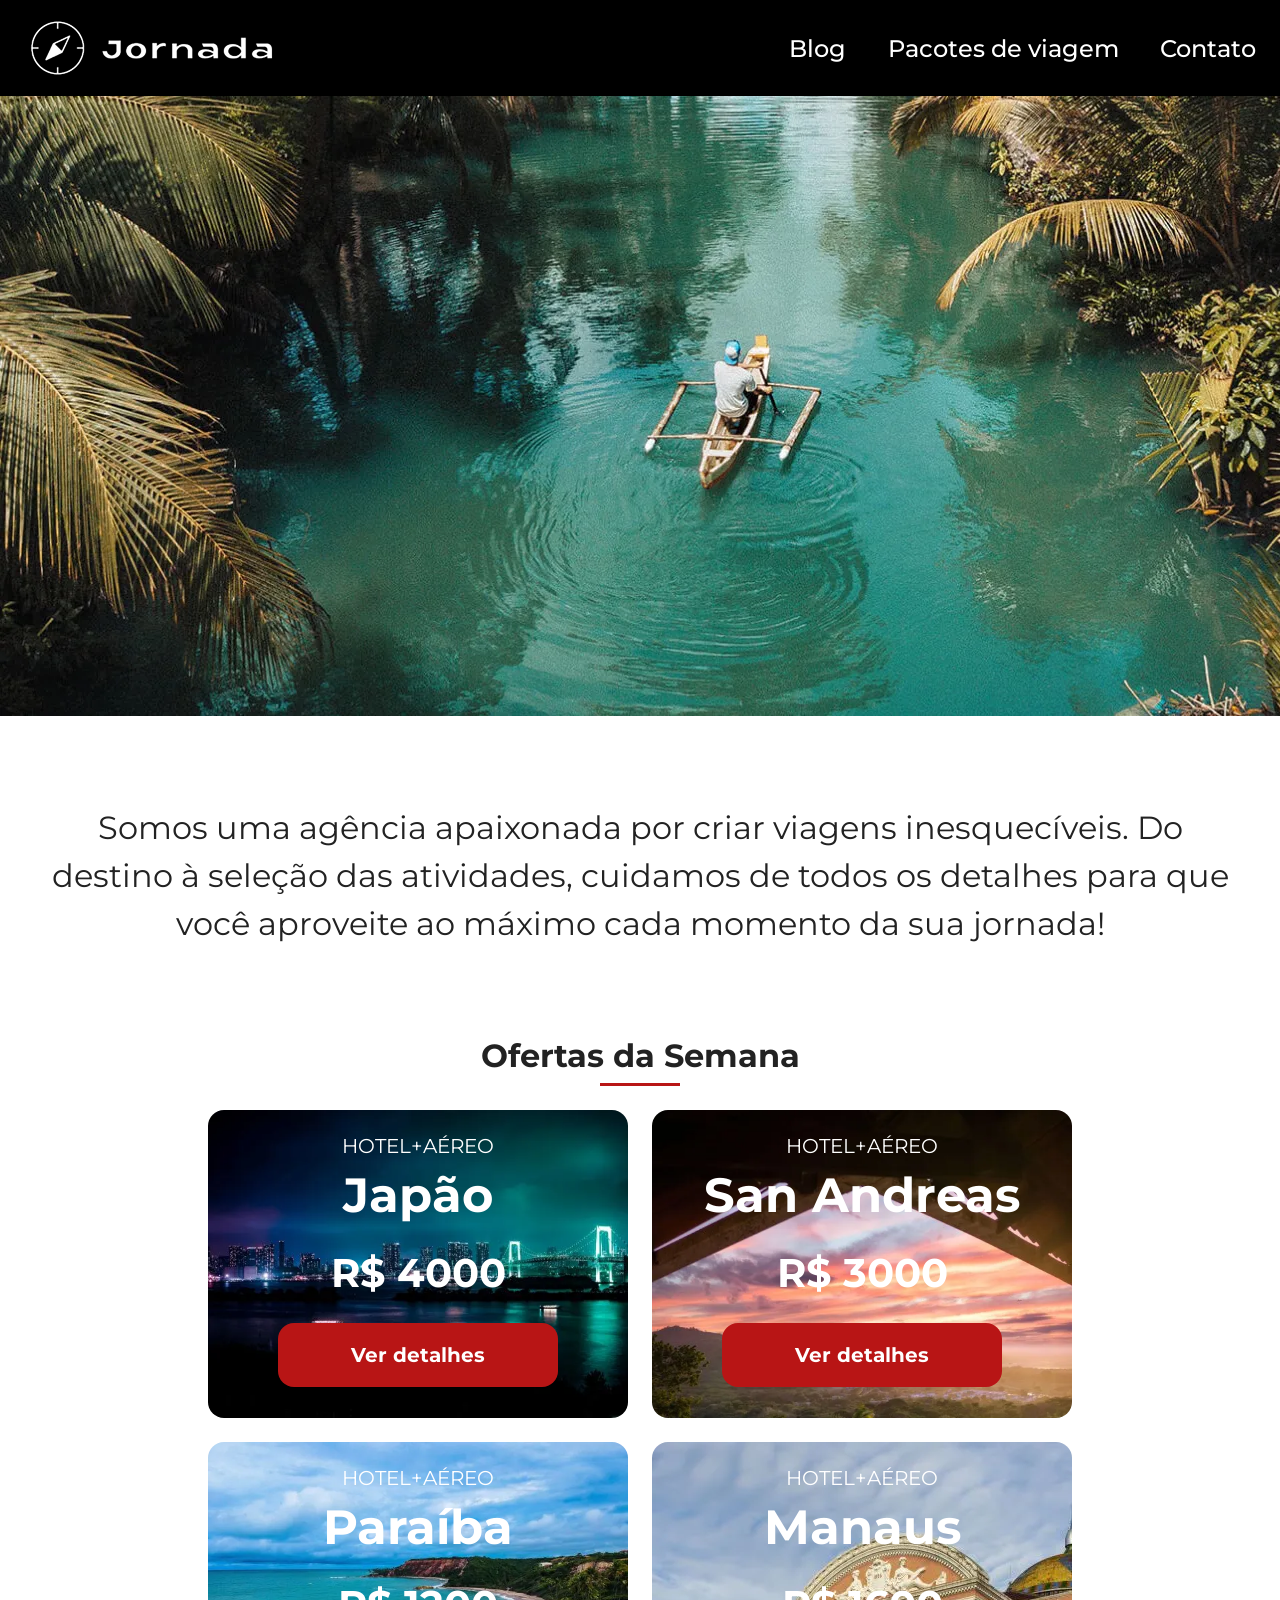
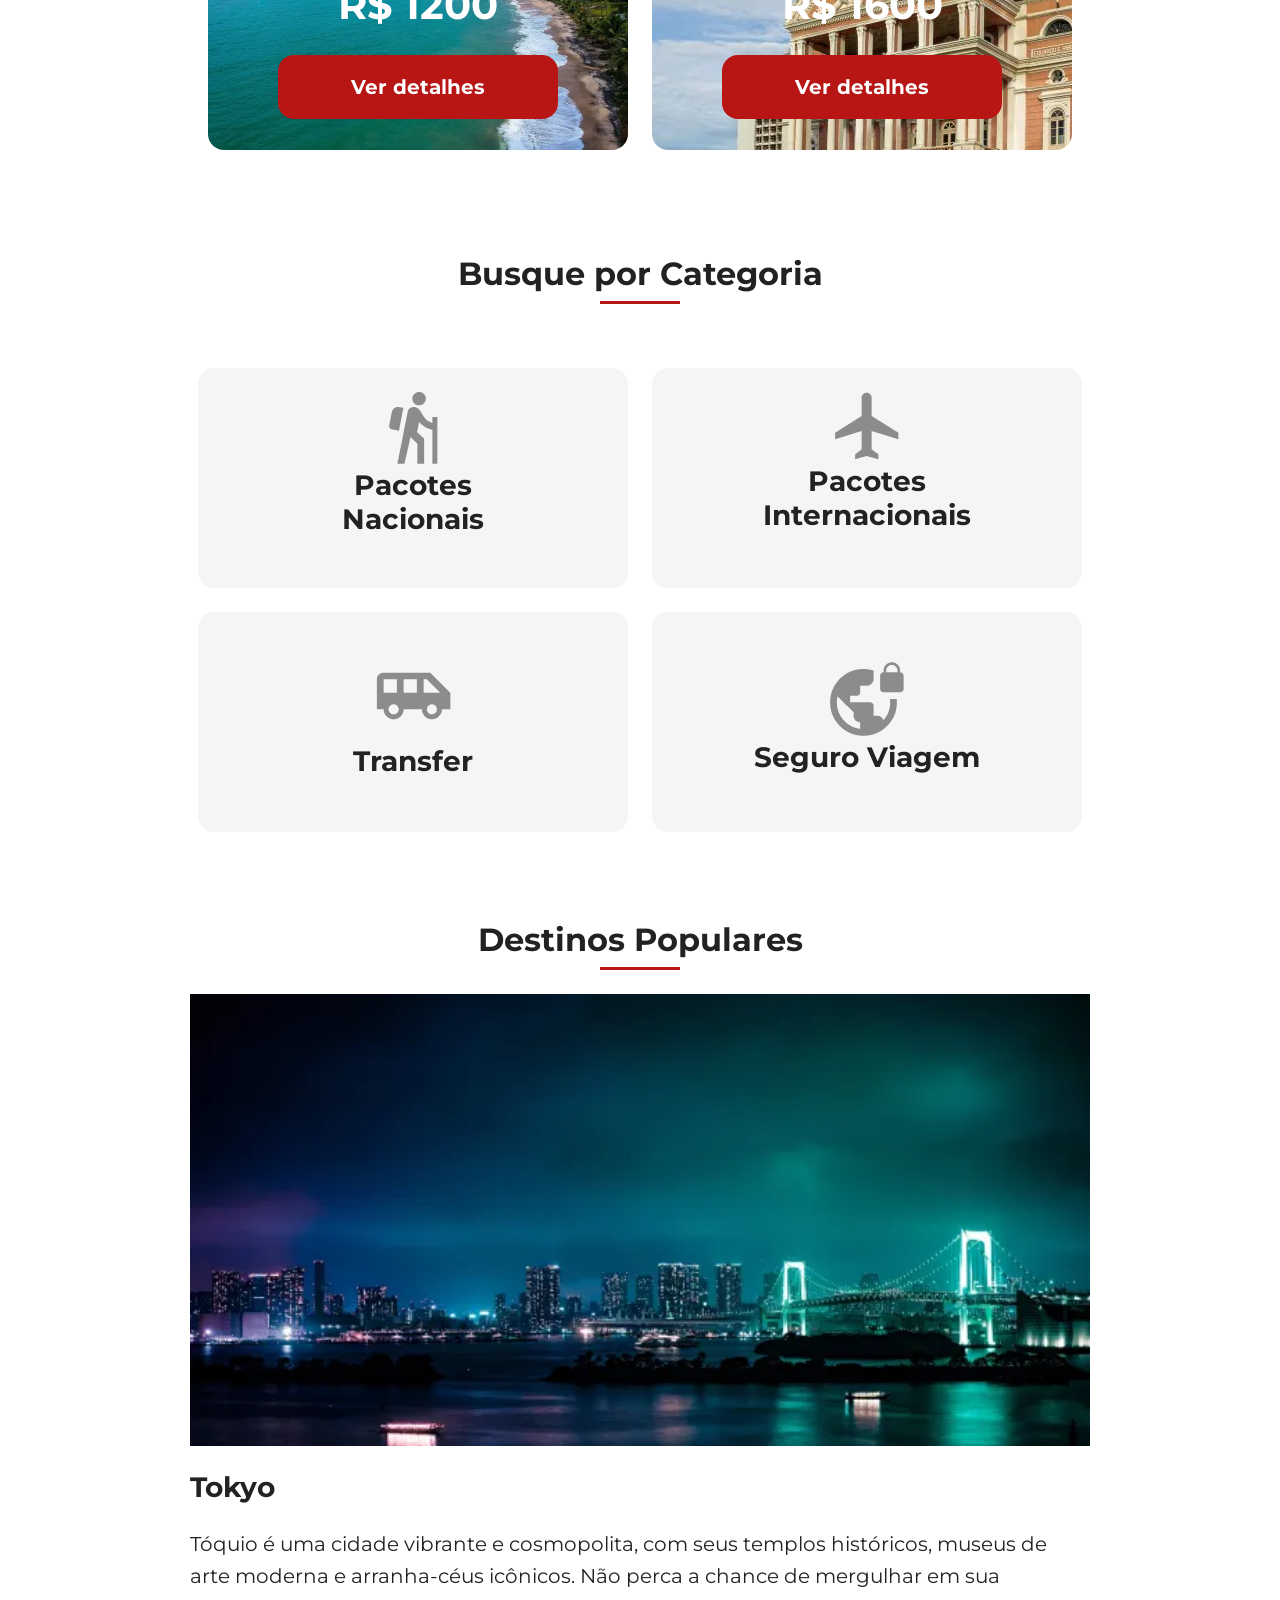
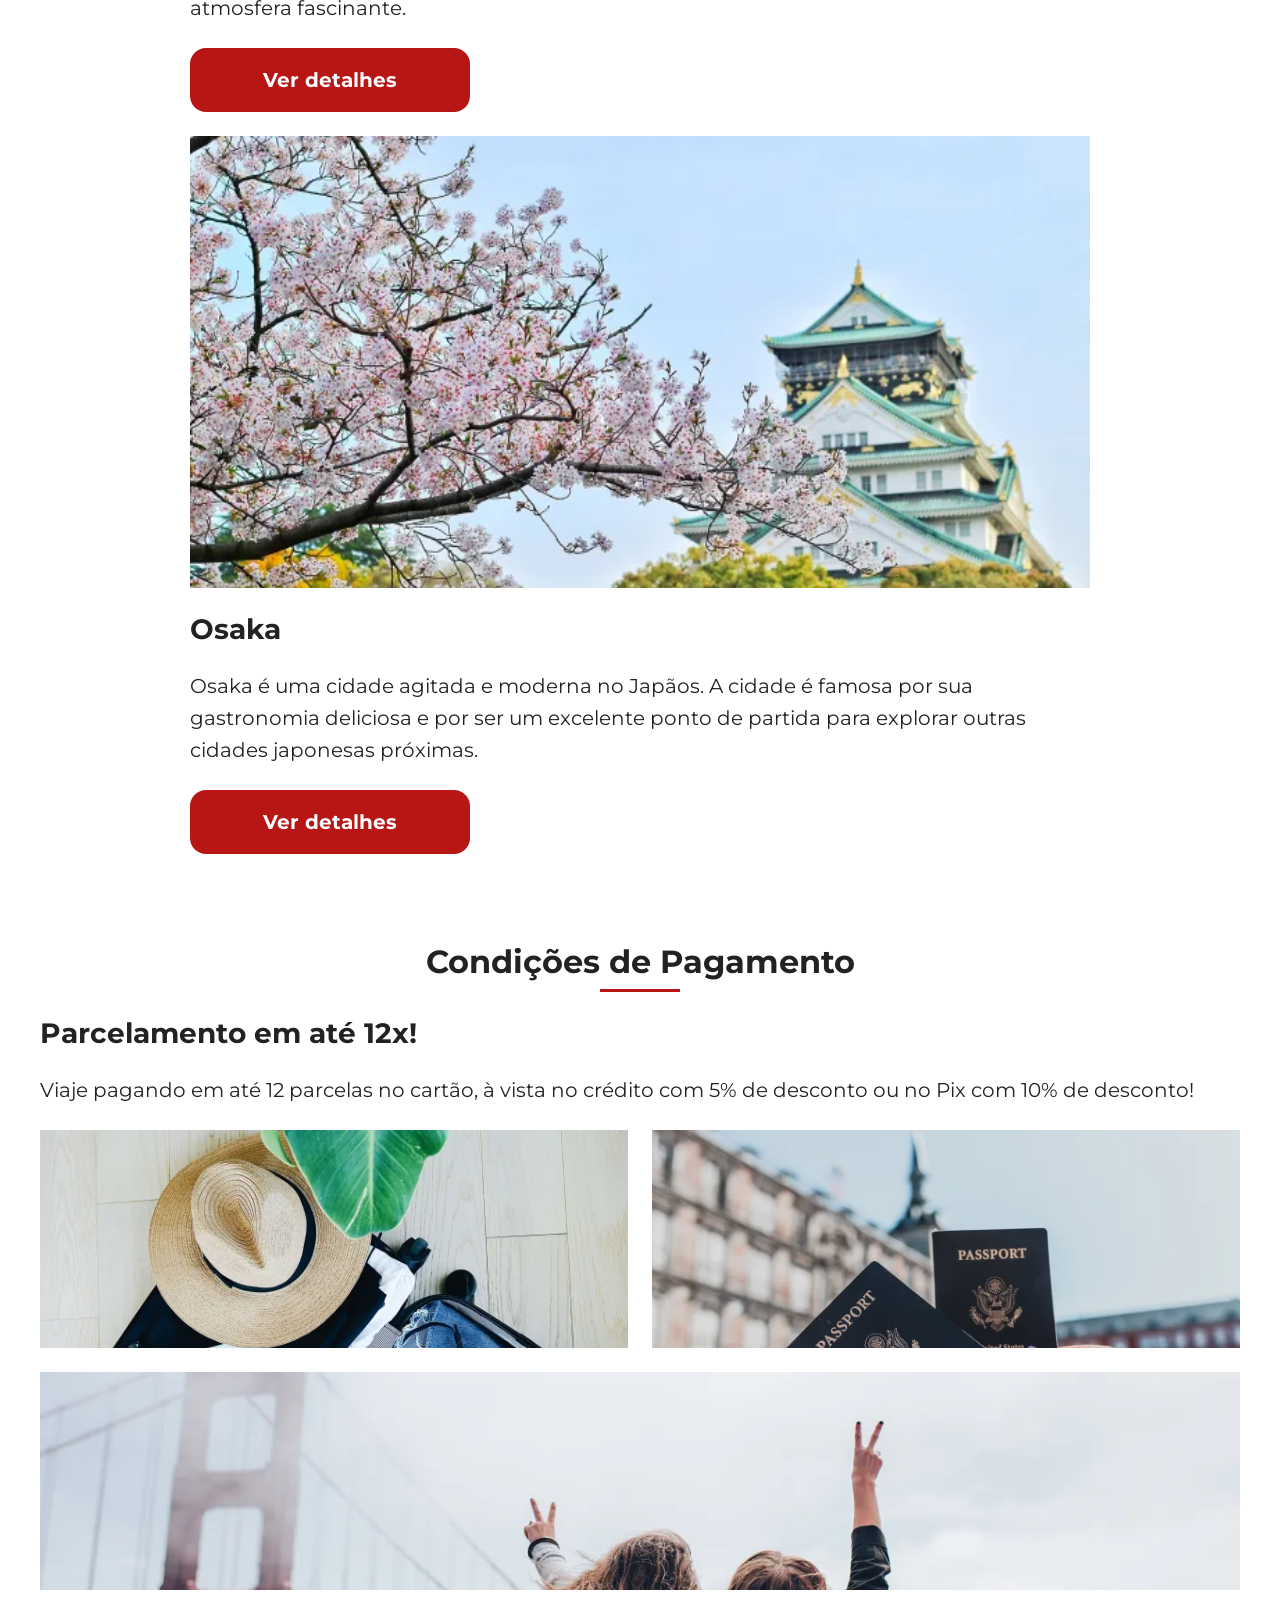
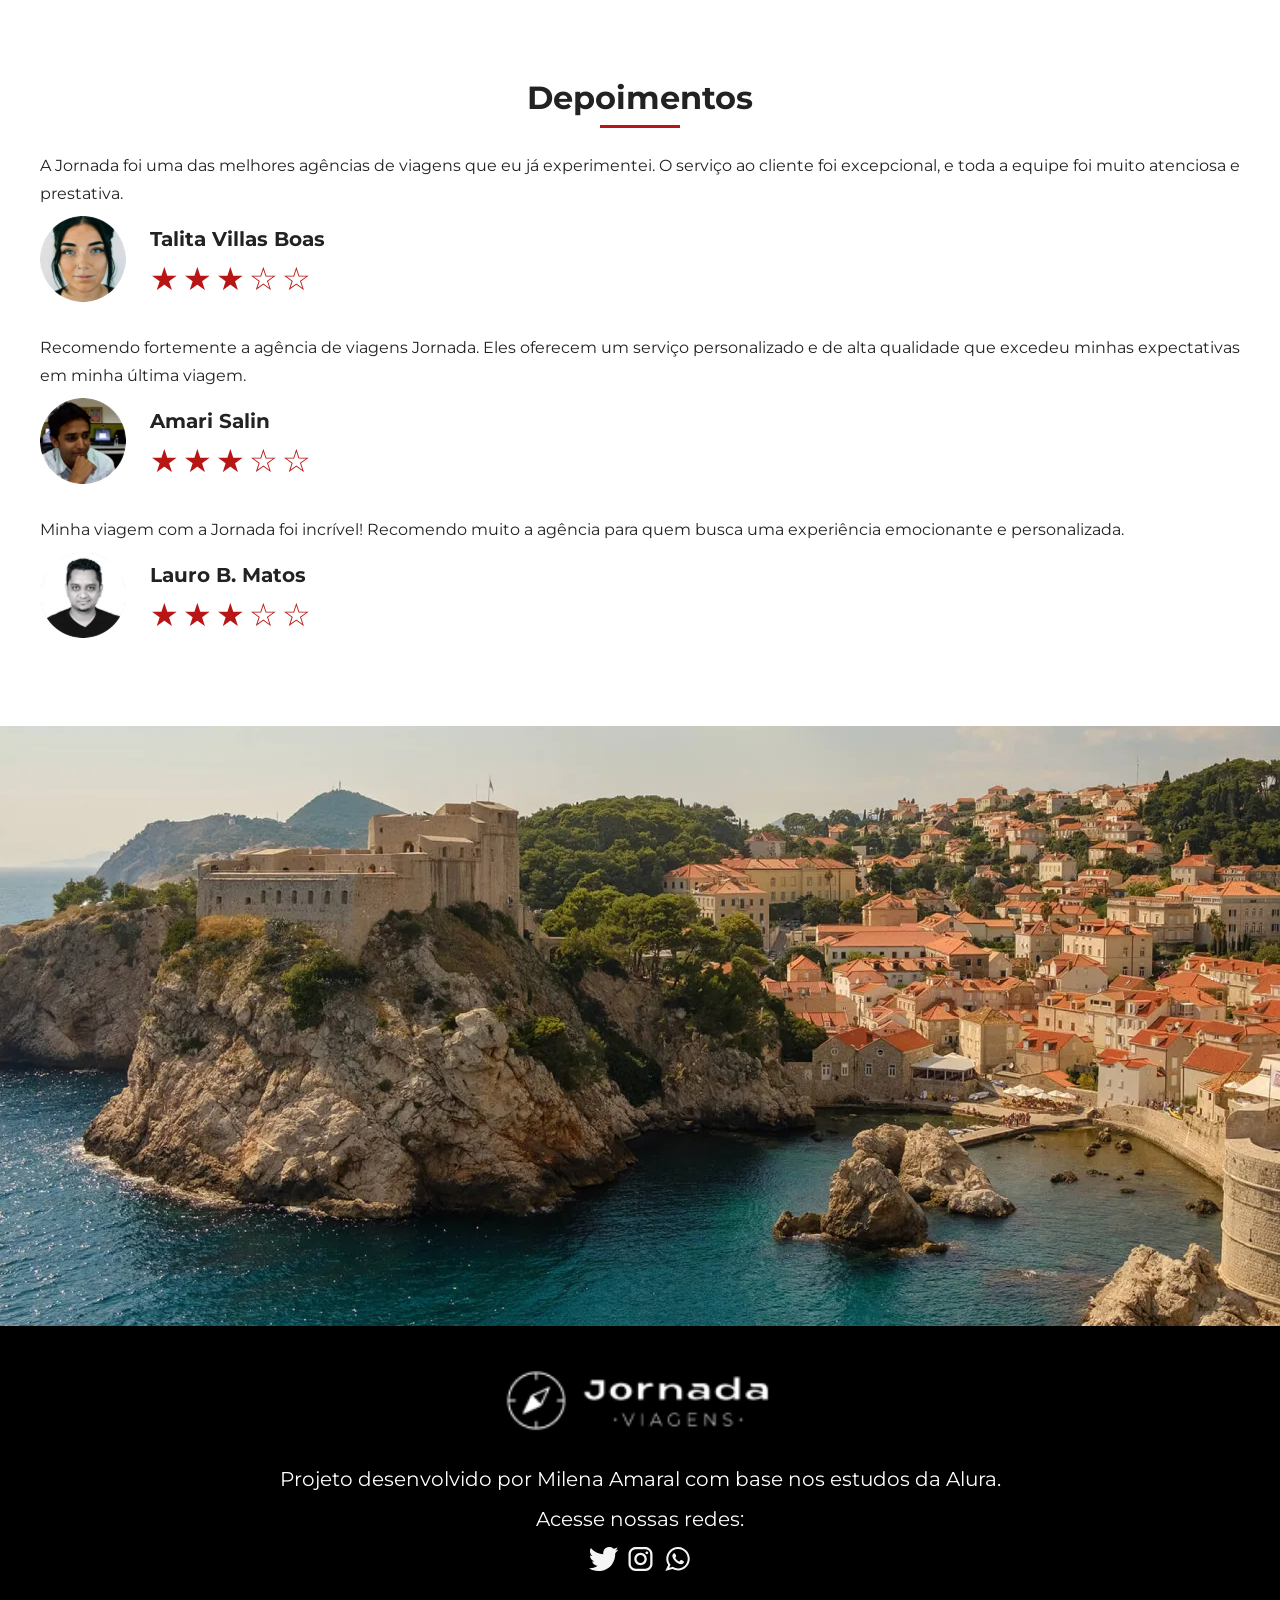
<file: index.html>
<!DOCTYPE html>
<html lang="pt-BR">
  <head>
    <meta charset="UTF-8" />
    <meta name="viewport" content="width=device-width, initial-scale=1.0" />
    <meta  
        name="description"
        content="Jornada Viagens,uma agência apaixonada por criar viagens inesquecíveis"
    />  

    <meta name="og:title" content="Jornada Viagens">
    <meta name="og:description" content="Jornada Viagens,uma agência apaixonada por criar viagens inesquecíveis">
    <meta name="og:image" content="img/shared/logo-footer.png">
    <meta name="og:type" content="website">
    <meta name="og:url" content="https://github.com/MilenaAmaral/jornada-viagens">

    <link rel="icon" href="favico.png" type="xml/svg" />
    <link rel="stylesheet" href="./css/style.css" />

    <title>Jornada Viagens</title>
  </head>
  <body>
    <header class="main-header">
      <a class="logo" href="index.html" title="voltar para a página inicial">
        <img
          class="img-mobile"
          src="img/shared/bussola-jornada-branco.png"
          alt="Bussola do logo Jornada Viagens na cor branca"
        />
        <img
          class="img-desktop"
          src="img/shared/bussola-texto-jornada-branco.png"
          alt="Logo Jornada Viagens na cor branca"
        />
      </a>
      <div class="navigation-menu">
        <label for="menu" id="menu-button" role="button" tabindex="0" aria-controls="main-navigation" aria-expanded="false">
          <img src="img/shared/menu.png" alt="menu" />
        </label>
        <input type="checkbox" id="menu" hidden />
        <nav id="main-navigation">
          <ul class="list-links">
            <li>
              <a href="blog.html" target="_blank" title="Acessar Blog">Blog</a>
            </li>
            <li>
              <a
                href="pacotes-de-viagens.html"
                target="_blank"
                title="Acessar Pacotes de viagem"
                >Pacotes de viagem</a
              >
            </li>
            <li>
              <a href="contato.html" target="_blank" title="Acessar Contato"
                >Contato</a
              >
            </li>
          </ul>
        </nav>
      </div>
    </header>
    <section class="hero">
      <div class="hero-img"></div>
      <h2>
        Somos uma agência apaixonada por criar viagens inesquecíveis. Do destino
        à seleção das atividades, cuidamos de todos os detalhes para que você
        aproveite ao máximo cada momento da sua jornada!
      </h2>
    </section>
    <section class="offers">
      <div class="section-title">
        <h2>Ofertas da Semana</h2>
        <hr />
      </div>
      <div class="offers-cards">
        <article class="card japao">
          <header>
            <p>HOTEL+AÉREO</p>
            <h3>
              Japão <br />
              <span>R$ 4000</span>
            </h3>
          </header>
          <footer>
            <a href="#" class="button">Ver detalhes</a>
          </footer>
        </article>
        <article class="card san-andreas">
          <header>
            <p>HOTEL+AÉREO</p>
            <h3>
              San Andreas <br />
              <span>R$ 3000</span>
            </h3>
          </header>
          <footer>
            <a href="#" class="button">Ver detalhes</a>
          </footer>
        </article>
        <article class="card paraiba">
          <header>
            <p>HOTEL+AÉREO</p>
            <h3>
              Paraíba <br />
              <span>R$ 1200</span>
            </h3>
          </header>
          <footer>
            <a href="#" class="button">Ver detalhes</a>
          </footer>
        </article>
        <article class="card manaus">
          <header>
            <p>HOTEL+AÉREO</p>
            <h3>
              Manaus <br />
              <span>R$ 1600</span>
            </h3>
          </header>
          <footer>
            <a href="#" class="button">Ver detalhes</a>
          </footer>
        </article>
      </div>
    </section>
    <section class="categories">
      <div class="section-title">
        <h2>Busque por Categoria</h2>
        <hr />
      </div>
      <div class="categories-cards">
        <a
          class="card"
          href="#"
          target="_blank"
          title="Busque pela categoria Pacotes Nacionais"
        >
          <img
            src="img/home/icone-caminhada.png"
            alt="ícone cinza representando uma pessoa fazendo tracking"
          />
          <h3 class="content-title">
            Pacotes<br />
            Nacionais
          </h3>
        </a>

        <a
          class="card"
          href="#"
          target="_blank"
          title="Busque pela categoria Pacotes Internacionais"
        >
          <img
            src="img/home/icone-aviao.png"
            alt="ícone cinza representando um avião"
          />
          <h3 class="content-title">
            Pacotes <br />
            Internacionais
          </h3>
        </a>
        <a
          class="card single-line transfer"
          href="#"
          target="_blank"
          title="Busque pela categoria Transfer"
        >
          <img
            src="img/home/icone-onibus.png"
            alt="ícone cinza representando um ônibus"
          />
          <h3 class="content-title">Transfer</h3>
        </a>
        <a
          class="card single-line"
          href="#"
          target="_blank"
          title="Busque pela categoria Seguro Viagem"
        >
          <img
            src="img/home/icone-planeta.png"
            alt="ícone cinza representando o planeta terra com um cadeado"
          />
          <h3 class="content-title">Seguro Viagem</h3>
        </a>
      </div>
    </section>
    <section class="destinations">
      <div class="section-title">
        <h2>Destinos Populares</h2>
        <hr />
      </div>
      <div class="destination-items">
        <article class="item tokyo">
          <header>
            <div class="img-item"></div>
            <h3 class="content-title">Tokyo</h3>
          </header>
          <p class="content-text">
            Tóquio é uma cidade vibrante e cosmopolita, com seus templos
            históricos, museus de arte moderna e arranha-céus icônicos. Não
            perca a chance de mergulhar em sua atmosfera fascinante.
          </p>
          <footer>
            <a
              href="#"
              class="button"
              target="_blank"
              title="Veja mais detalhes do destino Tokyo"
              >Ver detalhes</a
            >
          </footer>
        </article>
        <article class="item osaka">
          <header>
            <div class="img-item"></div>
            <h3 class="content-title">Osaka</h3>
          </header>
          <p class="content-text">
            Osaka é uma cidade agitada e moderna no Japãos. A cidade é famosa
            por sua gastronomia deliciosa e por ser um excelente ponto de
            partida para explorar outras cidades japonesas próximas.
          </p>
          <footer>
            <a
              href="#"
              class="button"
              target="_blank"
              title="Veja mais detalhes do destino Osaka"
              >Ver detalhes</a
            >
          </footer>
        </article>
      </div>
    </section>
    <section class="payments">
      <div class="section-title">
        <h2>Condições de Pagamento</h2>
        <hr />
      </div>
      <div class="content-container">
        <div class="text-content">
          <h3 class="content-title">Parcelamento em até 12x!</h3>
          <p class="content-text">
            Viaje pagando em até 12 parcelas no cartão, à vista no crédito com
            5% de desconto ou no Pix com 10% de desconto!
          </p>
        </div>
        <div class="image-gallery">
          <div class="image first"></div>
          <div class="image second"></div>
          <div class="image thirdy colspan-2"></div>
        </div>
      </div>
    </section>
    <section class="testimonials">
      <div class="section-title">
        <h2>Depoimentos</h2>
        <hr />
      </div>
      <div class="testimonial-container">
        <article>
          <header>
            <p>
              A Jornada foi uma das melhores agências de viagens que eu já
              experimentei. O serviço ao cliente foi excepcional, e toda a
              equipe foi muito atenciosa e prestativa.
            </p>
          </header>
          <footer>
            <img
              src="img/home/avatar-talita.webp"
              alt="imagem de perfil da cliente Talita Villas Boas"
            />
            <div class="profile-content">
              <h3>Talita Villas Boas</h3>
              <div class="rating">
                <span class="star">★</span>
                <span class="star">★</span>
                <span class="star">★</span>
                <span class="star">☆</span>
                <span class="star">☆</span>
              </div>
            </div>
          </footer>
        </article>
        <article>
          <header>
            <p>
              Recomendo fortemente a agência de viagens Jornada. Eles oferecem
              um serviço personalizado e de alta qualidade que excedeu minhas
              expectativas em minha última viagem.
            </p>
          </header>
          <footer>
            <img
              src="img/home/avatar-amari.webp"
              alt="imagem de perfil do cliente Amari Salin"
            />
            <div class="profile-content">
              <h3>Amari Salin</h3>
              <div class="rating">
                <span class="star">★</span>
                <span class="star">★</span>
                <span class="star">★</span>
                <span class="star">☆</span>
                <span class="star">☆</span>
              </div>
            </div>
          </footer>
        </article>
        <article>
          <header>
            <p>
              Minha viagem com a Jornada foi incrível! Recomendo muito a agência
              para quem busca uma experiência emocionante e personalizada.
            </p>
          </header>
          <footer>
            <img
              src="img/home/avatar-lauro.webp"
              alt="imagem de perfil do cliente Lauro B. Matos"
            />
            <div class="profile-content">
              <h3>Lauro B. Matos</h3>
              <div class="rating">
                <span class="star">★</span>
                <span class="star">★</span>
                <span class="star">★</span>
                <span class="star">☆</span>
                <span class="star">☆</span>
              </div>
            </div>
          </footer>
        </article>
      </div>
    </section>
    <section class="bottom-hero">
      <div class="hero-img"></div>
    </section>
    <footer class="main-footer">
      <div class="footer-content">
        <img src="img/shared/logo-footer.png" alt="logo completo Jornada Viagens" />
        <p><p>Projeto desenvolvido por Milena Amaral com base nos estudos da Alura.</p></p>
      </div>
      <div class="footer-social">
        <p>Acesse nossas redes:</p>

        <a href="#" target="_blank" title="Acesse o Twitter do Jornada Viagens"
          ><img
            src="img/home/icone-twitter.svg"
            alt="icone do Twitter na cor branca"
        /></a>

        <a
          href="#"
          target="_blank"
          title="Acesse o Instagram do Jornada Viagens"
          ><img
            src="img/home/icone-instagram.svg"
            alt="icone do Instagram na cor branca"
        /></a>

        <a href="#" target="_blank" title="Entre em contato através do whatsapp"
          ><img
            src="img/home/icone-whatsapp.svg"
            alt="icone do whatsapp na cor branca"
        /></a>
      </div>
    </footer>
  </body>
</html>
</file>
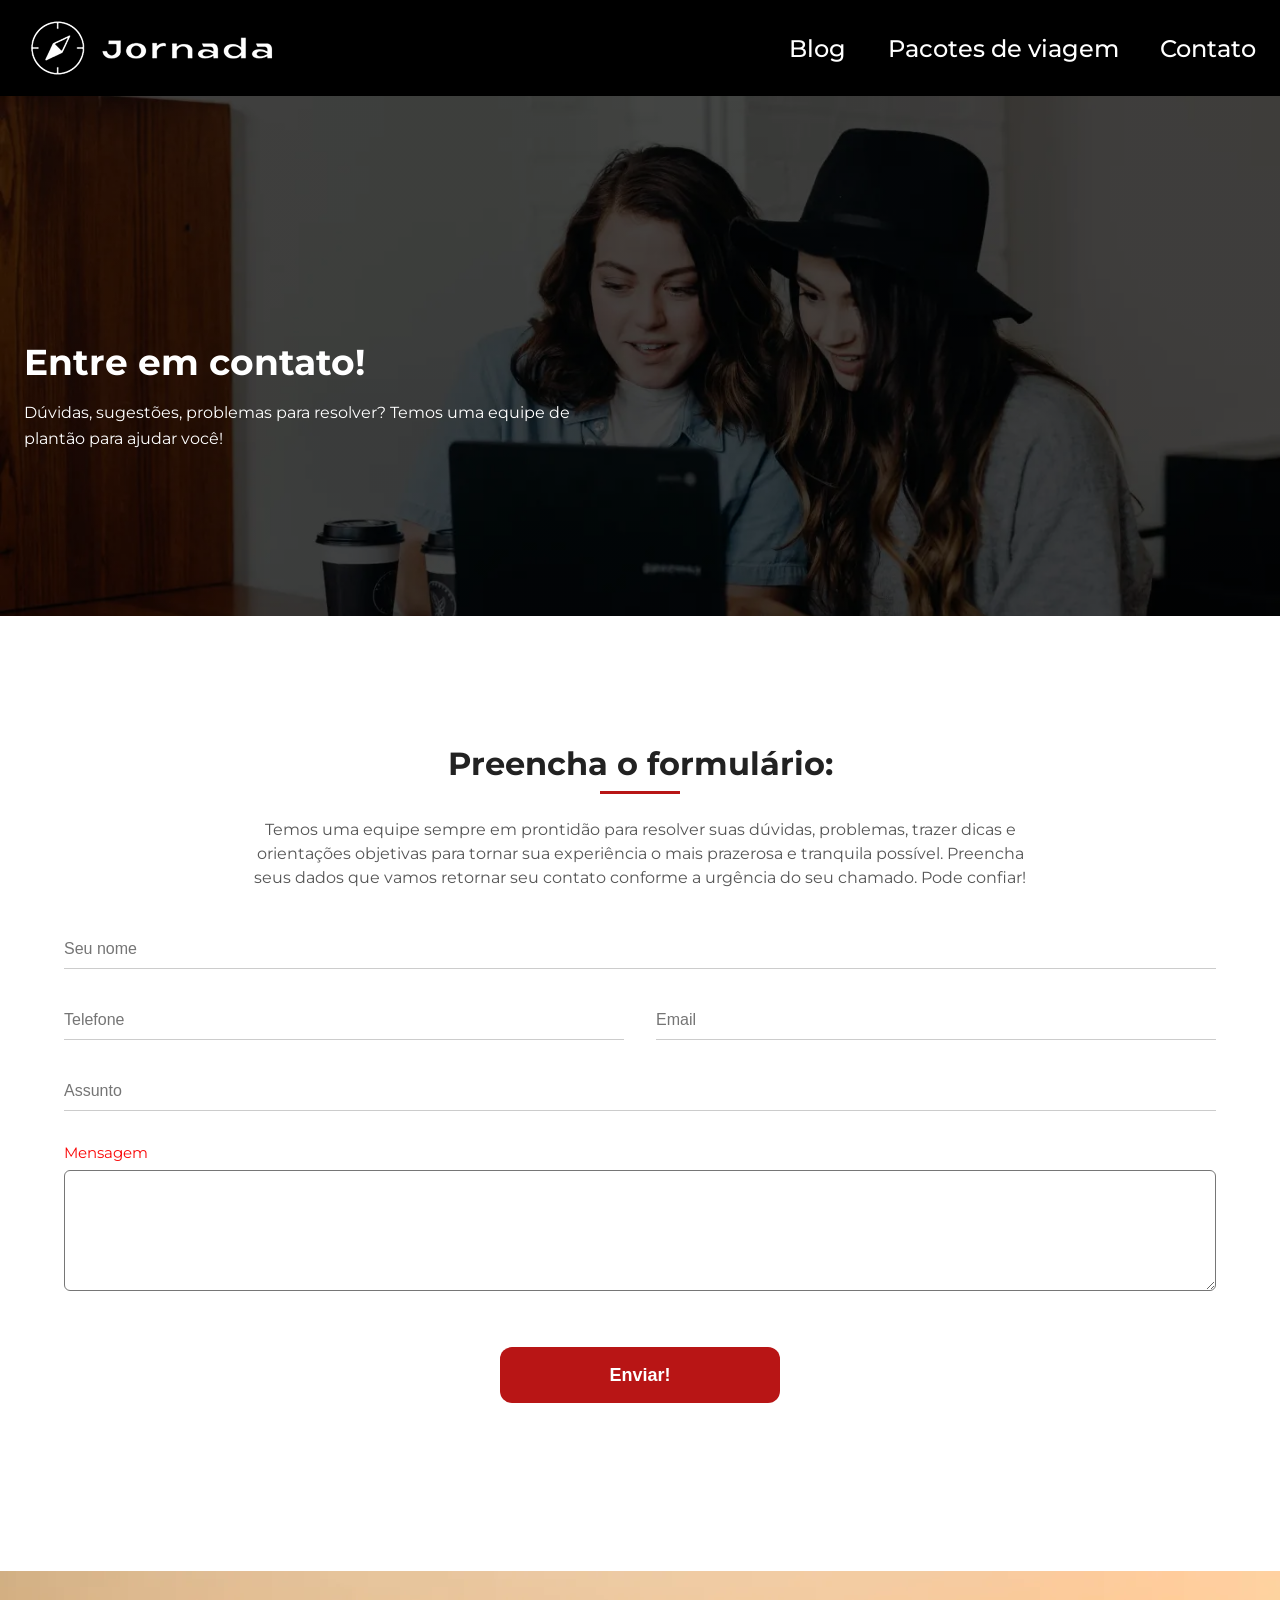
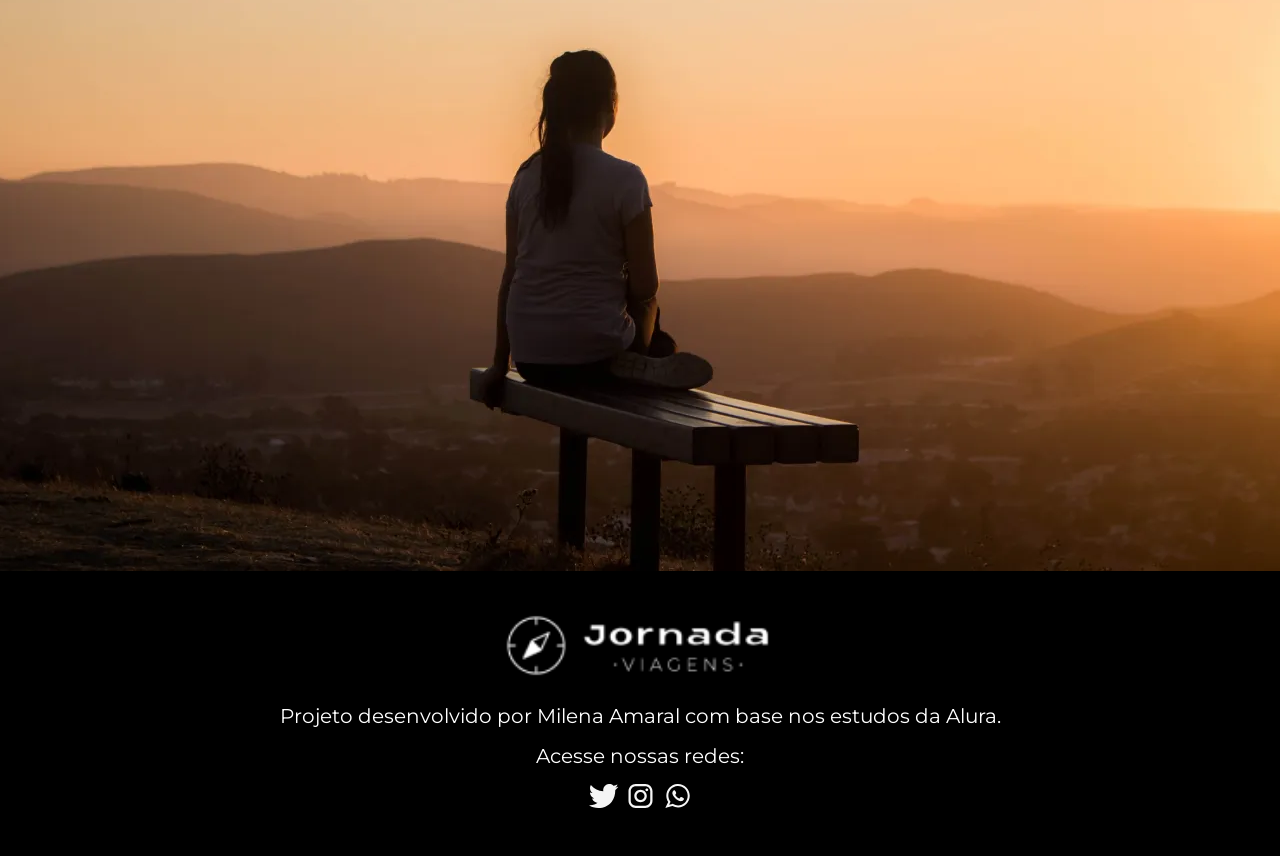
<file: contato.html>
<!DOCTYPE html>
<html lang="pt-BR">
<head>
    <meta charset="UTF-8" />
    <meta name="viewport" content="width=device-width, initial-scale=1.0" />
    <meta name="description" content="Entre em contato com a Jornada Viagens. Tire suas dúvidas, envie sugestões ou resolva problemas com nossa equipe." /> 

    <meta name="og:title" content="Contato - Jornada Viagens">
    <meta name="og:description" content="Dúvidas, sugestões, problemas para resolver? Temos uma equipe de plantão para ajudar você!">
    <meta name="og:image" content="img/shared/logo-footer.png">
    <meta name="og:type" content="website">

    <link rel="icon" href="favico.png" type="xml/svg" />
    <link rel="stylesheet" href="./css/style.css" />
    <link rel="stylesheet" href="./css/global.css" />
    <link rel="stylesheet" href="./css/contato.css" />

    <title>Contato - Jornada Viagens</title>
</head>
<body>

    <header class="main-header">
        <a class="logo" href="index.html" title="voltar para a página inicial">
            <img class="img-mobile" src="img/shared/bussola-jornada-branco.png" alt="Bussola do logo Jornada Viagens na cor branca" />
            <img class="img-desktop" src="img/shared/bussola-texto-jornada-branco.png" alt="Logo Jornada Viagens na cor branca" />
        </a>
        <div class="navigation-menu">
            <label for="menu" id="menu-button" role="button" tabindex="0" aria-controls="main-navigation" aria-expanded="false">
                <img src="img/shared/menu.png" alt="menu" />
            </label>
            <input type="checkbox" id="menu" hidden />
            <nav id="main-navigation">
                <ul class="list-links">
                    <li><a href="blog.html" title="Acessar Blog">Blog</a></li>
                    <li><a href="pacotes-de-viagens.html" title="Acessar Pacotes de viagem">Pacotes de viagem</a></li>
                    <li><a href="contato.html" title="Acessar Contato">Contato</a></li>
                </ul>
            </nav>
        </div>
    </header>

    <section class="contato-hero">
        <div class="contato-hero-img"></div>
        <div class="contato-hero-text">
            <h1>Entre em contato!</h1>
            <p>Dúvidas, sugestões, problemas para resolver? Temos uma equipe de plantão para ajudar você!</p>
        </div>
    </section>

    <section class="contato-formulario-section">
        <div class="section-title">
            <h2>Preencha o formulário:</h2>
            <hr />
        </div>

        <div class="contato-container">
            <p class="contato-introducao">
                Temos uma equipe sempre em prontidão para resolver suas dúvidas, problemas, trazer dicas e orientações objetivas para tornar sua experiência o mais prazerosa e tranquila possível. Preencha seus dados que vamos retornar seu contato conforme a urgência do seu chamado. Pode confiar!
            </p>

            <form action="#" method="POST" class="contato-form">
                <div class="form-group">
                    <input type="text" id="nome" name="nome" placeholder="Seu nome" required />
                </div>

                <div class="form-group">
                    <input type="tel" id="telefone" name="telefone" placeholder="Telefone" />
                </div>

                <div class="form-group">
                    <input type="email" id="email" name="email" placeholder="Email" required />
                </div>

                <div class="form-group">
                    <input type="text" id="assunto" name="assunto" placeholder="Assunto" required />
                </div>

                <div class="form-group form-group-full">
                    <label for="mensagem" class="label-mensagem">Mensagem</label>
                    <textarea id="mensagem" name="mensagem" rows="5" required></textarea>
                </div>

                <button type="submit" class="button btn-enviar">Enviar!</button>
            </form>
        </div>
    </section> <div class="contato-footer-banner img-por-do-sol"></div>

    <footer class="main-footer">
        <div class="footer-content">
            <img src="img/shared/logo-footer.png" alt="logo completo Jornada Viagens" />
            <p>Projeto desenvolvido por Milena Amaral com base nos estudos da Alura.</p>
        </div>
        <div class="footer-social">
            <p>Acesse nossas redes:</p>
            <a href="#" title="Acesse o Twitter do Jornada Viagens"><img src="img/home/icone-twitter.svg" alt="icone do Twitter na cor branca" /></a>
            <a href="#" title="Acesse o Instagram do Jornada Viagens"><img src="img/home/icone-instagram.svg" alt="icone do Instagram na cor branca" /></a>
            <a href="#" title="Entre em contato através do whatsapp"><img src="img/home/icone-whatsapp.svg" alt="icone do whatsapp na cor branca" /></a>
        </div>
    </footer>
</body>
</html>
</file>
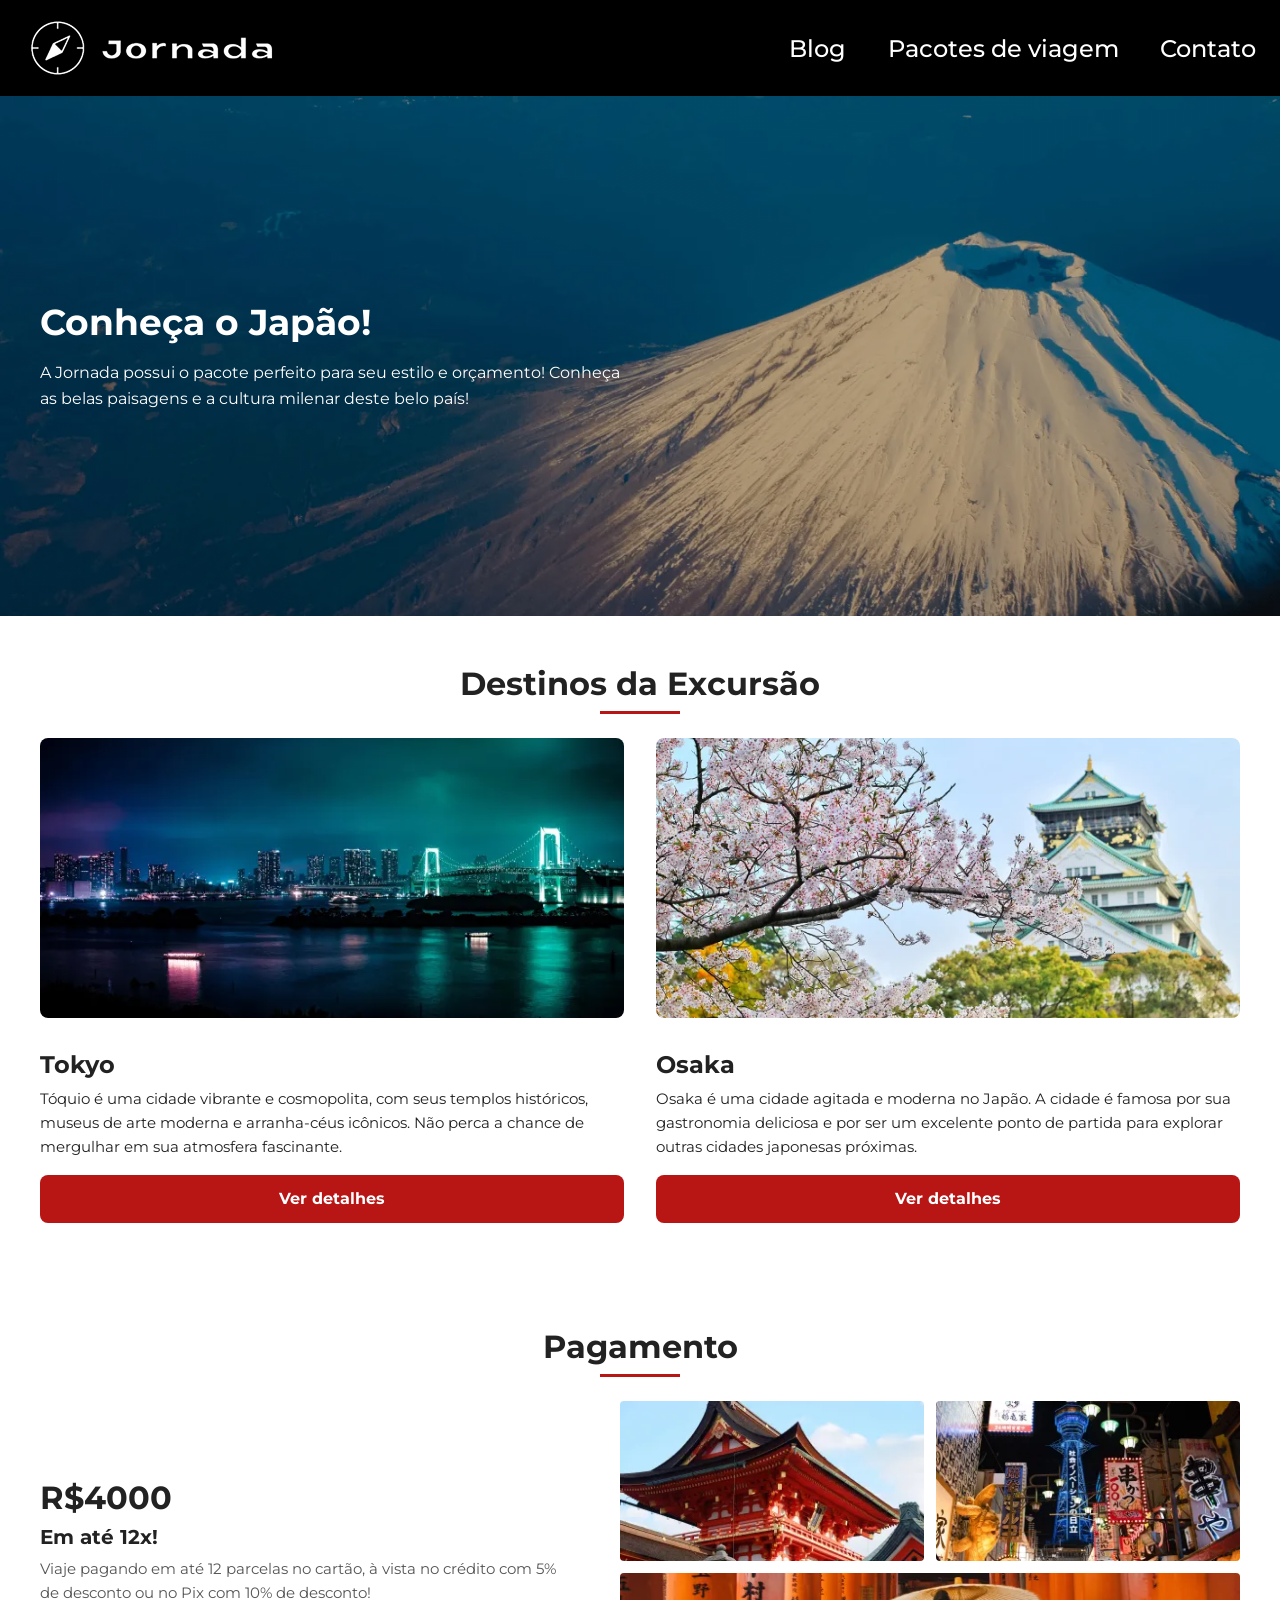
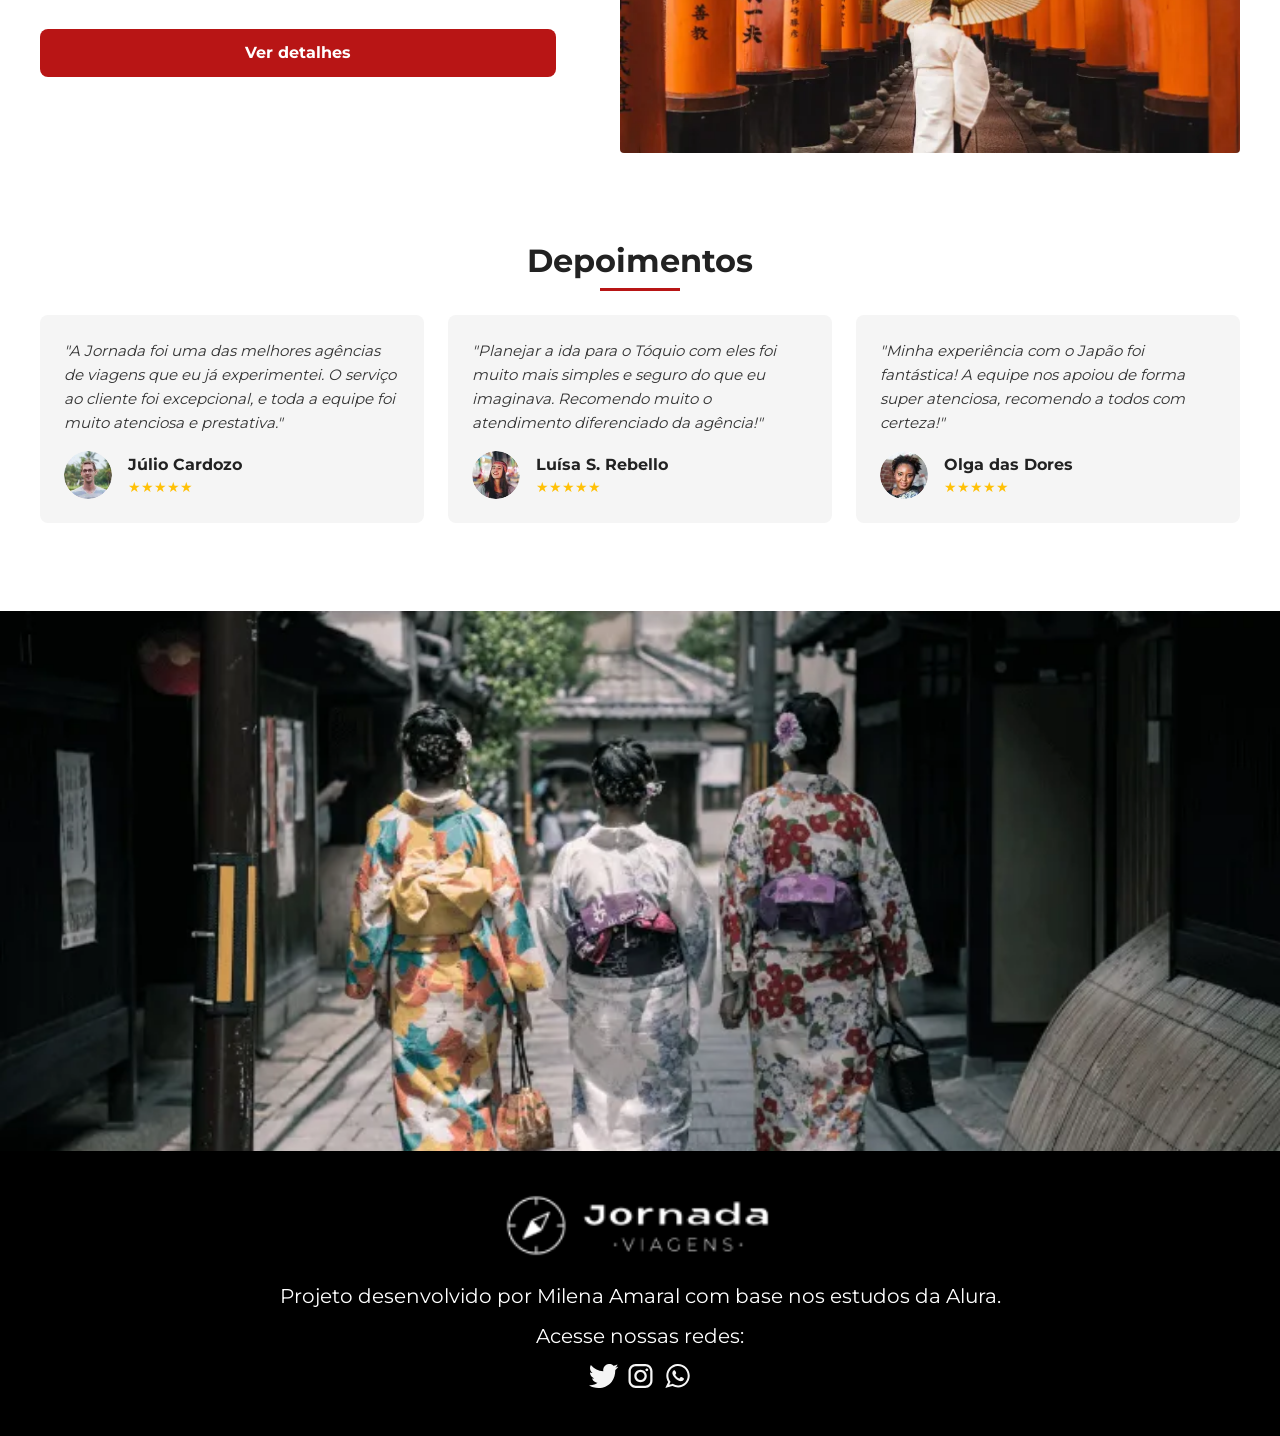
<file: pacotes-de-viagens.html>
<!DOCTYPE html>
<html lang="pt-BR">
<head>
    <meta charset="UTF-8" />
    <meta name="viewport" content="width=device-width, initial-scale=1.0" />
    <meta name="description" content="Conheça o Japão com a Jornada Viagens. Pacotes exclusivos com hotéis, aéreos e roteiros inesquecíveis." /> 

    <meta name="og:title" content="Excursão Japão - Jornada Viagens">
    <meta name="og:description" content="A jornada para o Oriente perfeito para você relaxar.">
    <meta name="og:image" content="img/shared/logo-footer.png">
    <meta name="og:type" content="website">

    <link rel="icon" href="favico.png" type="xml/svg" />
    <link rel="stylesheet" href="./css/style.css" />
    <link rel="stylesheet" href="./css/pacotes-de-viagens.css" />

    <title>Excursão Japão - Jornada Viagens</title>
</head>
<body>

    <header class="main-header">
        <a class="logo" href="index.html" title="voltar para a página inicial">
            <img class="img-mobile" src="img/shared/bussola-jornada-branco.png" alt="Bussola do logo Jornada Viagens na cor branca" />
            <img class="img-desktop" src="img/shared/bussola-texto-jornada-branco.png" alt="Logo Jornada Viagens na cor branca" />
        </a>
        <div class="navigation-menu">
            <label for="menu" id="menu-button" role="button" tabindex="0" aria-controls="main-navigation" aria-expanded="false">
                <img src="img/shared/menu.png" alt="menu" />
            </label>
            <input type="checkbox" id="menu" hidden />
            <nav id="main-navigation">
                <ul class="list-links">
                    <li><a href="blog.html" title="Acessar Blog">Blog</a></li>
                    <li><a href="pacotes-de-viagens.html" title="Acessar Pacotes de viagem">Pacotes de viagem</a></li>
                    <li><a href="contato.html" title="Acessar Contato">Contato</a></li>
                </ul>
            </nav>
        </div>
    </header>

    <section class="pacote-hero">
        <div class="pacote-hero-img"></div>
        <div class="pacote-hero-text">
            <h1>Conheça o Japão!</h1>
            <p>A Jornada possui o pacote perfeito para seu estilo e orçamento! Conheça as belas paisagens e a  cultura milenar deste belo país!</p>
        </div>
    </section>

    <section class="pacote-destinos">
        <div class="section-title">
            <h2>Destinos da Excursão</h2>
            <hr />
        </div>

        <div class="pacote-destinos-container">
            <article class="pacote-destino-item">
                <div class="pacote-destino-thumb img-tokyo-detalhe"></div>
                <div class="pacote-destino-info">
                    <h3>Tokyo</h3>
                    <p>Tóquio é uma cidade vibrante e cosmopolita, com seus templos históricos, museus de arte moderna e arranha-céus icônicos. Não perca a chance de mergulhar em sua atmosfera fascinante.</p>
                    <a href="#" class="button">Ver detalhes</a>
                </div>
            </article>

            <article class="pacote-destino-item">
                <div class="pacote-destino-thumb img-osaka-detalhe"></div>
                <div class="pacote-destino-info">
                    <h3>Osaka</h3>
                    <p>Osaka é uma cidade agitada e moderna no Japão. A cidade é famosa por sua gastronomia deliciosa e por ser um excelente ponto de partida para explorar outras cidades japonesas próximas.</p>
                    <a href="#" class="button">Ver detalhes</a>
                </div>
            </article>
        </div>
    </section>

    <section class="pacote-pagamento">
        <div class="section-title">
            <h2>Pagamento</h2>
            <hr />
        </div>

        <div class="pacote-pagamento-container">
            <div class="pacote-pagamento-valores">
                <span class="preco-destaque">R$4000</span>
                <h3>Em até 12x!</h3>
                <p>Viaje pagando em até 12 parcelas no cartão, à vista no crédito com 5% de desconto ou no Pix com 10% de desconto!</p>
                <a href="#" class="button btn-comprar">Ver detalhes</a>
            </div>

            <div class="pacote-pagamento-galeria">
                <div class="galeria-img-item img-pagamento-1"></div>
                <div class="galeria-img-item img-pagamento-2"></div>
                <div class="galeria-img-item img-pagamento-3"></div>
            </div>
        </div>
    </section>

    <section class="pacote-depoimentos">
        <div class="section-title">
            <h2>Depoimentos</h2>
            <hr />
        </div>

        <div class="pacote-depoimentos-grid">
            <article class="depoimento-card">
                <p class="depoimento-texto">"A Jornada foi uma das melhores agências de viagens que eu já experimentei. O serviço ao cliente foi excepcional, e toda a equipe foi muito atenciosa e prestativa."</p>
                <footer class="depoimento-autor">
                    <img src="img/travel-packages/avatar-julio.webp" alt="Foto de Júlio Cardozo" />
                    <div class="autor-info">
                        <h4>Júlio Cardozo</h4>
                        <div class="estrelas">★★★★★</div>
                    </div>
                </footer>
            </article>

            <article class="depoimento-card">
                <p class="depoimento-texto">"Planejar a ida para o Tóquio com eles foi muito mais simples e seguro do que eu imaginava. Recomendo muito o atendimento diferenciado da agência!"</p>
                <footer class="depoimento-autor">
                    <img src="img/travel-packages/avatar-lucia.webp" alt="Foto de Luísa S. Rebello" />
                    <div class="autor-info">
                        <h4>Luísa S. Rebello</h4>
                        <div class="estrelas">★★★★★</div>
                    </div>
                </footer>
            </article>

            <article class="depoimento-card">
                <p class="depoimento-texto">"Minha experiência com o Japão foi fantástica! A equipe nos apoiou de forma super atenciosa, recomendo a todos com certeza!"</p>
                <footer class="depoimento-autor">
                    <img src="img/travel-packages/avatar-olga.webp" alt="Foto de Olga das Dores" />
                    <div class="autor-info">
                        <h4>Olga das Dores</h4>
                        <div class="estrelas">★★★★★</div>
                    </div>
                </footer>
            </article>
        </div>
    </section>

    <div class="pacote-footer-banner img-quimonos"></div>

    <footer class="main-footer">
        <div class="footer-content">
            <img src="img/shared/logo-footer.png" alt="logo completo Jornada Viagens" />
            <p>Projeto desenvolvido por Milena Amaral com base nos estudos da Alura.</p>
        </div>
        <div class="footer-social">
            <p>Acesse nossas redes:</p>
            <a href="#" title="Acesse o Twitter do Jornada Viagens"><img src="img/home/icone-twitter.svg" alt="icone do Twitter na cor branca" /></a>
            <a href="#" title="Acesse o Instagram do Jornada Viagens"><img src="img/home/icone-instagram.svg" alt="icone do Instagram na cor branca" /></a>
            <a href="#" title="Entre em contato através do whatsapp"><img src="img/home/icone-whatsapp.svg" alt="icone do whatsapp na cor branca" /></a>
        </div>
    </footer>


</body>
</html>
</file>
<file: css/style.css>
@import url(global.css);
@import url(header.css);
@import url(hero.css);
@import url(offers.css);
@import url(categories.css);
@import url(destinations.css);
@import url(payments.css);
@import url(testimonials.css);
@import url(footer.css);
@import url(blog.css);
@import url(pacotes-de-viagens.css);
@import url(contato.css);
</file>
<file: css/global.css>
@font-face {
  font-family: "Montserrat";
  src: url(../fonts/Montserrat-VariableFont_wght.ttf);
  font-style: normal;
  font-display: swap;
}

:root {
  --primary-color: #8f0101;
  --secondary-color: #b81515;

  --background-primary-color: #ffffff;
  --background-secondary-color: #f5f5f5;
  --background-tertiary-color: #000000;

  --text-primary-color: #222222;
  --text-secondary-color: #ffffff;

  --title-weight: 700;
  --text-weight: 400;
  --menu-text-weight: 500;
}

/* CSS RESET */
body,
img,
h1,
p,
fieldset,
legend,
label,
input,
select,
textarea,
button {
  margin: 0;
  padding: 0;
  box-sizing: border-box;
}

body {
  font-family: "Montserrat";
  color: var(--text-primary-color);
}

section {
  width: 100%;
  max-width: 100%; 
  margin: 0 auto 88px;
  padding: 0 24px; 
  box-sizing: border-box;
}

section.hero,
section.bottom-hero,
section.contato-hero,
.contato-footer-banner {
  width: 100% !important;
  max-width: 100% !important;
  margin-left: 0 !important;
  margin-right: 0 !important;
  padding: 0 !important;
}

.section-title {
  width: 100%;
  max-width: 760px;
  margin: 0 auto 32px;
}
.section-title h2 {
  font-size: 28px;
  font-weight: var(--title-weight);
  margin: 0;
  text-align: center;
}
.section-title hr {
  width: 180px;
  height: 4px;
  background-color: var(--secondary-color);
  border: none;
  margin: 16px auto 32px;
}

.content-title {
  font-size: 28px;
  font-weight: var(--title-weight);
  margin: 0 0 24px;
}
.content-text {
  font-size: 20px;
  font-weight: var(--text-weight);
  line-height: 32px;
}

.button {
  min-width: 280px;
  height: 64px;
  color: var(--text-secondary-color);
  font-weight: var(--title-weight);
  font-size: 20px;
  background-color: var(--secondary-color);
  border-radius: 16px;
  display: inline-block;
  text-decoration: none;
  line-height: 64px;
  text-align: center;
}

/* ==========================================================================
   MEDIA QUERIES (Responsividade Global Dinâmica)
   ========================================================================== */

@media screen and (min-width: 768px) {
  section {
    max-width: 720px; 
    padding: 0;
  }
  .section-title {
    width: 100%;
  }
  .section-title h2 {
    font-size: 32px;
  }
}

@media screen and (min-width: 1024px) {
  section {
    max-width: 1200px;
  }
  .button:hover {
    background-color: var(--primary-color);
  }
}

@media screen and (min-width: 1440px) {
  section {
    max-width: 1400px;
  }
}
</file>
<file: css/contato.css>
/* ==========================================================================
   ESTILOS EXCLUSIVOS DA PÁGINA DE CONTATO (contato.css)
   ========================================================================== */

/* --- HERO DE CONTATO --- */
.contato-hero {
    position: relative;
    width: 100%;
    min-height: 340px;
    display: flex;
    align-items: center;
    justify-content: flex-start;
    margin-bottom: 48px;
}

.contato-hero-img {
    position: absolute;
    top: 0;
    left: 0;
    width: 100%;
    height: 100%;
    background: linear-gradient(rgba(0, 0, 0, 0.4), rgba(0, 0, 0, 0.4)), 
                url('../img/contato/banner-contato-mobile.webp') no-repeat center center/cover;
    z-index: 1;
}

.contato-hero-text {
    position: relative;
    z-index: 2;
    padding: 0 24px;
    max-width: 600px;
    color: var(--text-secondary-color);
}

.contato-hero-text h1 {
    font-size: 36px;
    font-weight: var(--title-weight);
    margin-bottom: 16px;
}

.contato-hero-text p {
    font-size: 16px;
    font-weight: var(--text-weight);
    line-height: 1.6;
}

/* --- TEXTO INTRODUTÓRIO E FORMULÁRIO --- */
.contato-formulario-section {
    width: 100%;
    display: flex;
    flex-direction: column;
    align-items: center; 
    box-sizing: border-box;
}

.section-title {
    text-align: center;
    width: 100%;
    margin-bottom: 24px;

}

.section-title hr {
    margin: 8px auto 0; 
    width: 80px; 
    border: none;
    height: 3px;
    background-color: var(--secondary-color);
}

.contato-container {
    width: 100%;
    max-width: 1200px;
    margin: 0 auto 0;
    padding: 0 24px;
    box-sizing: border-box;
    display: flex;
    flex-direction: column;
    align-items: center;
}

.contato-introducao {
    font-size: 15px;
    line-height: 24px;
    text-align: center;
    color: #555555;
    margin-bottom: 40px;
    max-width: 800px; 
}

/* Estilização dos Inputs e Form */
.contato-form {
    display: flex;
    flex-direction: column;
    gap: 28px;
    margin-bottom: 0;
    width: 100%;
    max-width: 600px; 
    align-items: stretch; 
    box-sizing: border-box;
    min-width: 0;
}

.form-group {
    display: flex;
    flex-direction: column;
    width: 100%;
    box-sizing: border-box;
}

/* Inputs em estilo linha minimalista */
.contato-form input[type="text"],
.contato-form input[type="tel"],
.contato-form input[type="email"] {
    width: 100%;
    min-width: 0;
    border: none;
    border-bottom: 1px solid #ccc;
    padding: 10px 0;
    font-size: 16px;
    outline: none;
    background: transparent;
    color: var(--text-primary-color);
    transition: border-color 0.3s ease;
    box-sizing: border-box;
    border-radius: 0;
}

.contato-form input:focus {
    border-bottom-color: var(--secondary-color); 
}

/* Textarea customizado */
.label-mensagem {
    font-size: 15px;
    color: #fa0606;
    margin-bottom: 8px;
    text-align: left;
    width: 100%;
}

.contato-form textarea {
    width: 100%;
    min-width: 0;
    border: 1px solid (--text-secondary-color);
    border-radius: 6px;
    padding: 12px;
    font-size: 16px;
    outline: none;
    resize: vertical;
    transition: border-color 0.3s ease;
    box-sizing: border-box;
    font-family: inherit;
}

.contato-form textarea:focus {
    border-color: var(--secondary-color);
}

/* Botão Enviar */
.contato-form .btn-enviar {
    display: block; 
    width: 100%;             
    max-width: 320px;   
    min-width: 0;     
    height: 56px;
    line-height: 56px;
    font-size: 18px;
    color: var(--text-secondary-color);
    background-color: var(--secondary-color);
    border-radius: 12px;
    border: none;
    cursor: pointer;
    font-weight: var(--title-weight);
    margin: 24px auto 0 auto; 
    transition: background-color 0.3s ease;
    text-align: center;
    box-sizing: border-box;  
}

.btn-enviar:hover {
    background-color: var(--primary-color);
}

/* para telas extremamente estreitas (como 320px) */
@media screen and (max-width: 360px) {
    .contato-form {
        padding: 0 4px; 
    }
    .contato-form .btn-enviar {
        max-width: 100%; 
        width: 100%;     
    }
}

/* Banner Decorativo Inferior */
.contato-footer-banner {
    width: 100%;
    height: 300px;
    background: url('../img/contato/rodape-contato-mobile.webp') no-repeat center center/cover;
    margin: 0;
    padding: 0;
}

/* ==========================================================================
   MEDIA QUERIES (Responsividade)
   ========================================================================== */

@media screen and (min-width: 768px) {
    .contato-hero { 
        min-height: 380px; 
    }
    
    .contato-hero-img {
        background-image: linear-gradient(rgba(0, 0, 0, 0.4), rgba(0, 0, 0, 0.4)), 
                          url('../img/contato/banner-contato-tablet.webp');
    }
    
    .contato-footer-banner { 
        background-image: url('../img/contato/rodape-contato-tablet.webp');
        height: 400px;
    }

    .contato-introducao {
        font-size: 16px;
    }
    
    .contato-form {
        max-width: 500px;
    }
}

@media screen and (min-width: 1024px) {
    .contato-hero { 
        min-height: 600px; 
    }
    
.contato-hero-img {
        background-image: linear-gradient(rgba(0, 0, 0, 0.4), rgba(0, 0, 0, 0.4)), 
                        url('../img/contato/banner-contato-desktop.webp');
        height: 520px; 
        background-size: cover; 
        background-position: center;
    }
    
    .contato-footer-banner { 
        background-image: url('../img/contato/rodape-contato-desktop.webp');
        height: 600px; 
        background-size: cover; 
        background-position: center;
        clear: both; 
    }

    .contato-form {
        display: grid;
        grid-template-columns: 1fr 1fr;
        gap: 32px;
        max-width: 100%; 
        align-items: stretch;
        margin-bottom: 80px; 
    }

    .contato-form .form-group:nth-child(1), /* Nome */
    .contato-form .form-group:nth-child(4), /* Input Assunto */
    .contato-form .form-group:nth-child(5) { /* Textarea Mensagem */
        grid-column: span 2;
    }

    .contato-form .btn-enviar {
        grid-column: span 2;
        width: 280px; 
        margin: 24px auto 0 auto; 
    }
}
</file>
<file: css/pacotes-de-viagens.css>
/* ==========================================================================
   PÁGINA: PACOTES DE VIAGENS 
   ========================================================================== */

html, body {
    overflow-x: hidden;
    width: 100%;
    margin: 0;
    padding: 0;
}

/* --- HEADER E MENU HAMBÚRGUER --- */
.main-header {
    position: relative;
    display: flex;
    justify-content: space-between;
    align-items: center;
    padding: 16px 24px;
    background-color: var(--background-tertiary-color);
    z-index: 100;
}

#main-navigation {
    display: none; 
    position: absolute;
    top: 100%;
    left: 0;
    width: 100%;
    background-color: var(--background-tertiary-color);
    padding: 20px 24px;
    z-index: 99;
}

.list-links {
    display: flex;
    flex-direction: column;
    gap: 20px;
    list-style: none;
}

.list-links a {
    color: var(--text-secondary-color);
    text-decoration: none;
    font-size: 18px;
    font-weight: var(--menu-text-weight);
}

#menu:checked ~ #main-navigation {
    display: block; 
}

/* --- HERO DO PACOTE  --- */
.pacote-hero {
    position: relative;
    width: 100vw;
    margin-left: calc(-50vw + 50%);
    min-height: 380px;
    display: flex;
    align-items: center;
    justify-content: flex-start;
    margin-top: 0;
    margin-bottom: 48px;
}

.pacote-hero-img {
    position: absolute;
    top: 0;
    left: 0;
    width: 100%;
    height: 100%;
    background: linear-gradient(rgba(0, 0, 0, 0.3), rgba(0, 0, 0, 0.3)), 
                url('../img/travel-packages/japan-bg-hero-tablet.webp') no-repeat center center/cover;
    z-index: 1;
}

.pacote-hero-text {
    position: relative;
    z-index: 2;
    padding: 0 24px;
    max-width: 1200px;
    margin: 0 auto;
    width: 100%;
    color: var(--text-secondary-color);
}

.pacote-hero-text h1 {
    font-size: 36px;
    font-weight: var(--title-weight);
    margin-bottom: 16px;
}

.pacote-hero-text p {
    font-size: 16px;
    font-weight: var(--text-weight);
    line-height: 1.6;
    max-width: 600px;
}

/* --- SEÇÃO DESTINOS DA EXCURSÃO --- */
.pacote-destinos-container {
    display: flex;
    flex-direction: column;
    gap: 40px;
}

.pacote-destino-item {
    display: flex;
    flex-direction: column;
    background-color: var(--background-primary-color);
    height: 100%; 
}

.pacote-destino-thumb {
    width: 100%;
    height: 240px;
    border-radius: 8px;
    background-size: cover;
    background-position: center;
    background-repeat: no-repeat;
}

.img-tokyo-detalhe { background-image: url('../img/travel-packages/tokyo-mobile - Copia2.webp'); }
.img-osaka-detalhe { background-image: url('../img/travel-packages/osaka-mobile - Copia2.webp'); }

.pacote-destino-info {
    display: flex;
    flex-direction: column;
    flex-grow: 1; 
    padding: 16px 0;
    }

.pacote-destino-info h3 {
    font-size: 24px;
    font-weight: var(--title-weight);
    margin: 16px 0 8px 0;
}

.pacote-destino-info p {
    font-size: 15px;
    line-height: 24px;
    color: var(--text-primary-color);
    margin-bottom: 16px;
}

.pacote-destino-info .button {
    width: 100%;
    height: 48px;
    line-height: 48px;
    font-size: 16px;
    border-radius: 8px;
    margin-top: auto; 
    text-align: center;
}

/* --- SEÇÃO PAGAMENTO --- */
.pacote-pagamento-container {
    display: flex;
    flex-direction: column;
    gap: 32px;
}

.pacote-pagamento-valores {
    display: flex;
    flex-direction: column;
    text-align: left;
}

.preco-destaque {
    font-size: 32px;
    font-weight: var(--title-weight);
    color: var(--text-primary-color);
}

.pacote-pagamento-valores h3 {
    font-size: 20px;
    font-weight: var(--title-weight);
    margin: 8px 0;
}

.pacote-pagamento-valores p {
    font-size: 15px;
    line-height: 24px;
    color: #555555;
    margin-bottom: 24px;
}

.btn-comprar {
    width: 100%;
    height: 48px;
    line-height: 48px;
    font-size: 16px;
    border-radius: 8px;
    text-align: center;
}

/* Galeria Mosaico */
.pacote-pagamento-galeria {
    display: grid;
    grid-template-columns: repeat(2, 1fr);
    gap: 12px;
}

.galeria-img-item {
    height: 160px;
    border-radius: 4px;
    background-size: cover;
    background-position: center;
}

.img-pagamento-1 { background-image: url('../img/travel-packages/gallery1-mobile.webp'); }
.img-pagamento-2 { background-image: url('../img/travel-packages/gallery2-mobile.webp'); }
.img-pagamento-3 { 
    background-image: url('../img/travel-packages/gallery3-mobile.webp');  
    grid-column: span 2; 
    height: 180px;
}

/* --- DEPOIMENTOS --- */
.pacote-depoimentos-grid {
    display: grid !important;
    grid-template-columns: 1fr !important; 
    gap: 24px !important;
    width: 100% !important;
    max-width: 1200px;
    margin: 0 auto;
    overflow: visible !important;
}

.depoimento-card {
    background-color: var(--background-secondary-color);
    padding: 24px;
    border-radius: 8px;
    display: flex !important;
    flex-direction: column !important;
    justify-content: space-between !important;
    box-sizing: border-box !important;
}

.depoimento-texto {
    font-size: 15px;
    line-height: 24px;
    font-style: italic;
    color: #333333;
    margin-bottom: 16px;
}

.depoimento-autor {
    display: flex !important;
    align-items: center !important;
    gap: 16px !important;
    background: transparent !important;
    padding: 0 !important;
    margin: 0 !important;
    width: auto !important;
    height: auto !important;
    position: static !important;
}

.depoimento-autor img {
    width: 48px !important;
    height: 48px !important;
    border-radius: 50% !important;
    object-fit: cover !important;
}

.autor-info h4 {
    font-size: 16px;
    font-weight: var(--title-weight);
    margin: 0;
}

.estrelas {
    color: #ffc107; 
    font-size: 14px;
    margin-top: 4px;
}

/* BANNER DE RODAPÉ */
.pacote-footer-banner {
    display: block;
    width: 100vw;
    margin-left: calc(-50vw + 50%);
    height: 340px;
    background: url('../img/travel-packages/japan-bg-bottom-hero-mobile.webp') no-repeat center center/cover;
    margin-top: 48px;
    margin-bottom: 0 !important;
    padding: 0 !important;
}

.main-footer {
    background-color: #000000 !important;
    margin-top: 0 !important;
    width: 100vw;
    margin-left: calc(-50vw + 50%);
    padding: 40px 24px;
    box-sizing: border-box;
}

.main-footer .footer-content, 
.main-footer .footer-social {
    max-width: 1200px;
    margin: 0 auto;
}

/* ==========================================================================
   MEDIA QUERIES (Responsividade)
   ========================================================================== */

/* --- TABLET BREAKPOINT (768px) --- */
@media screen and (min-width: 768px) {
    #menu-button { display: none; }
    
    #main-navigation {
        display: block !important;
        position: static;
        width: auto;
        padding: 0;
        background-color: transparent;
    }
    
    .list-links { flex-direction: row; gap: 32px; }

    .pacote-hero { 
        min-height: 420px; 
        width: 100% !important;
        max-width: none !important;
        margin-left: 0 !important;
        margin-right: 0 !important;
        padding-left: 0 !important;
        padding-right: 0 !important;
        left: 0 !important;
        transform: none !important;
    }

    .pacote-hero-img {
        position: absolute;
        top: 0;
        left: 0;
        right: 0;
        width: 100% !important;
        height: 100%;
        background: linear-gradient(rgba(0, 0, 0, 0.3), rgba(0, 0, 0, 0.3)), 
                    url('../img/travel-packages/japan-bg-hero-desktop.webp') no-repeat center center / cover !important;
    }
    
    .pacote-destino-thumb { height: 360px; }

    .img-tokyo-detalhe { background-image: url('../img/travel-packages/tokyo-tablet-desk - Copia2.webp'); }
    .img-osaka-detalhe { background-image: url('../img/travel-packages/osaka-tablet-desk - Copia2.webp'); }

    .img-pagamento-1 { background-image: url('../img/travel-packages/gallery1-tablet.webp'); }
    .img-pagamento-2 { background-image: url('../img/travel-packages/gallery2-tablet.webp'); }
    .img-pagamento-3 { background-image: url('../img/travel-packages/gallery3-tablet.webp'); }
    
    .pacote-footer-banner { 
        height: 440px;
        width: 100% !important;
        max-width: none !important;
        left: 0 !important;
        transform: none !important;
        margin-left: 0 !important;
        margin-right: 0 !important;
        background: url('../img/travel-packages/japan-bg-bottom-hero-tablet.webp') no-repeat center center / cover !important; 
    }
}

/* --- DESKTOP BREAKPOINT (1024px) --- */
@media screen and (min-width: 1024px) {
    .pacote-hero { min-height: 520px; }
    
    .pacote-hero-img {
        background-image: linear-gradient(rgba(0, 0, 0, 0.3), rgba(0, 0, 0, 0.3)), 
                          url('../img/travel-packages/japan-bg-hero-desktop.webp');
    }
    .img-tokyo-detalhe { background-image: url('../img/home/tokyo-tablet-desk.webp'); }
    .img-osaka-detalhe { background-image: url('../img/home/osaka-tablet-desk.webp'); }
    
    .pacote-destinos-container {
        display: grid;
        grid-template-columns: 1fr 1fr;
        gap: 32px;
    }
    
    .pacote-destino-thumb { height: 280px; }

    .pacote-destino-item {
        flex-direction: column;
        align-items: unset;
        grid-column: auto;
    }

    .pacote-pagamento-container {
        display: grid;
        grid-template-columns: 1fr 1.2fr;
        gap: 64px;
        align-items: center;
    }

    .img-pagamento-1 { background-image: url('../img/travel-packages/gallery1-tablet.webp'); }
    .img-pagamento-2 { background-image: url('../img/travel-packages/gallery2-tablet.webp'); }
    .img-pagamento-3 { background-image: url('../img/travel-packages/gallery3-tablet.webp'); }

    .pacote-depoimentos-grid {
        display: grid !important;
        grid-template-columns: repeat(3, 1fr) !important; 
        gap: 24px !important;
        width: 100% !important;
        max-width: 1200px;
        margin: 0 auto;
        overflow: visible !important;
    }

    .pacote-footer-banner {
        height: 540px;
        background-image: url('../img/travel-packages/japan-bg-bottom-hero-desktop.webp');
    }
    
    .main-footer {
        display: flex;
        justify-content: space-between;
        align-items: center;
        padding: 40px 80px;
    }
}
</file>
